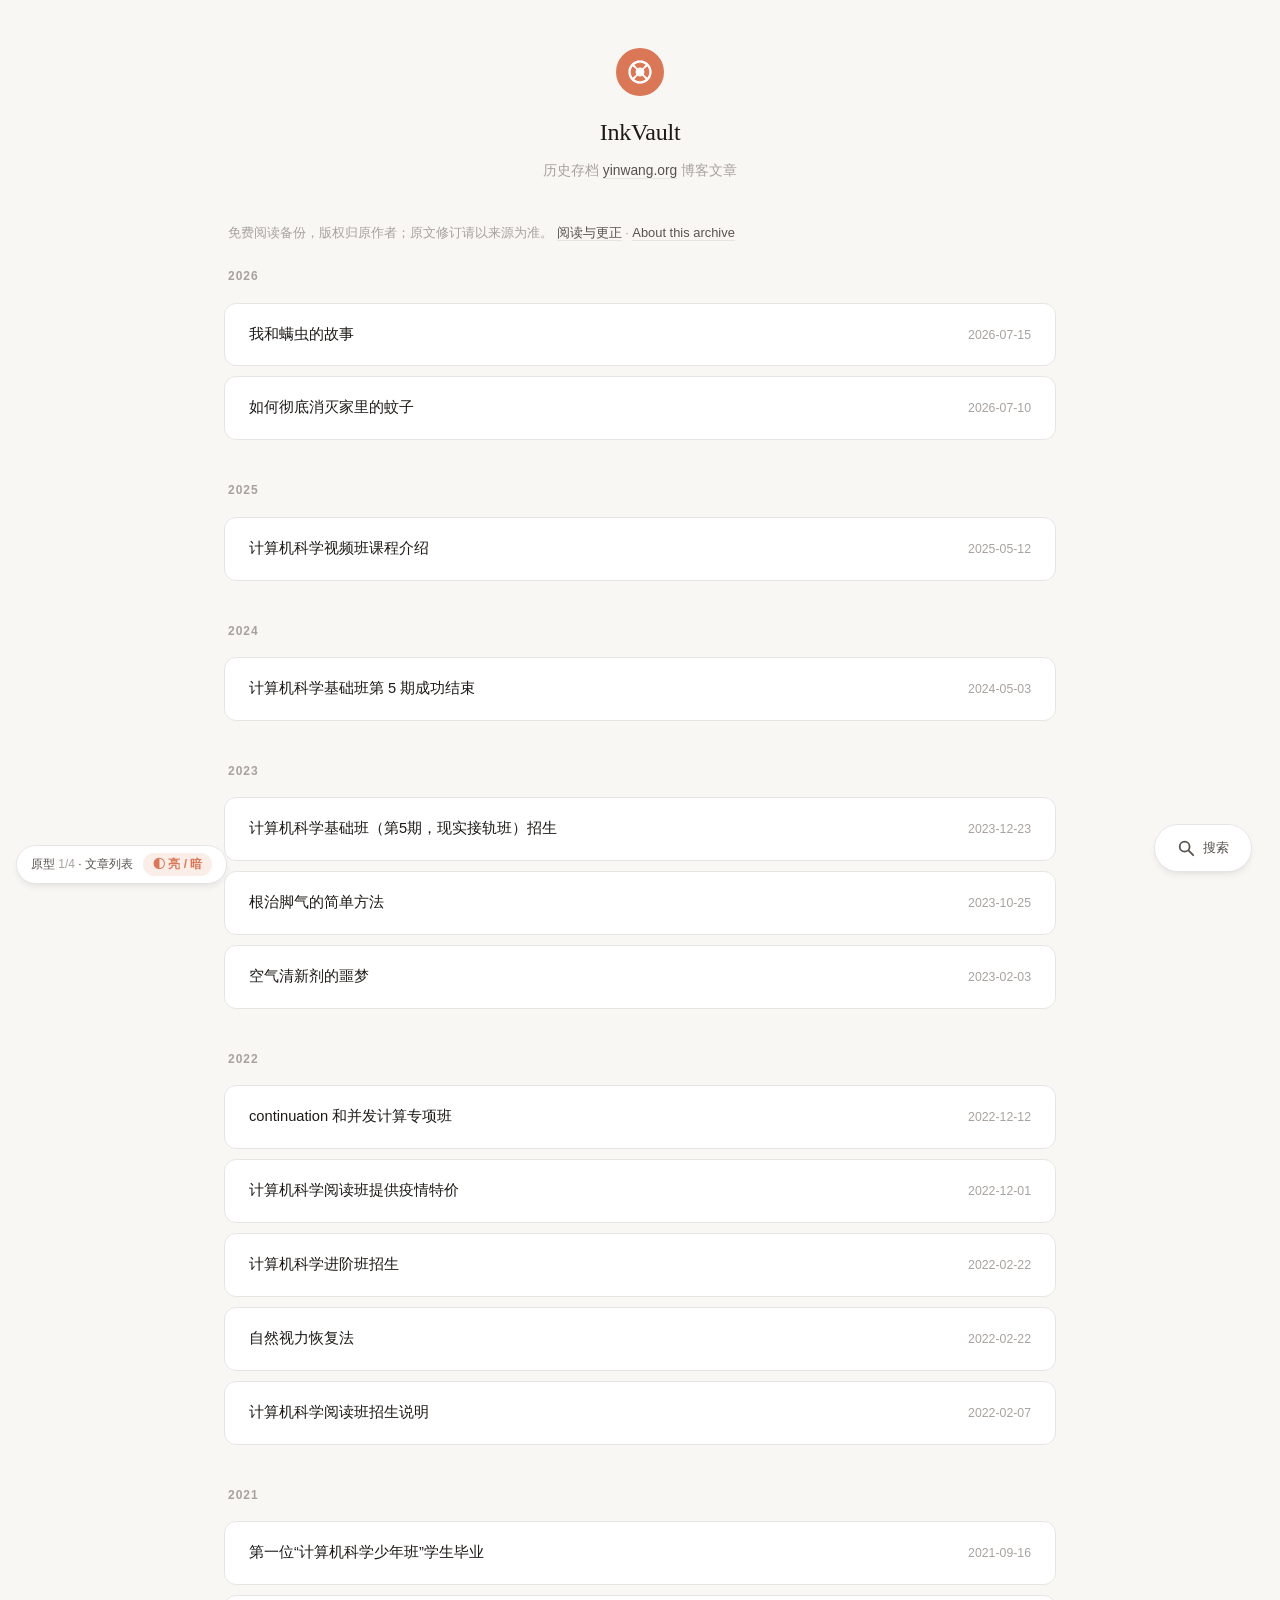
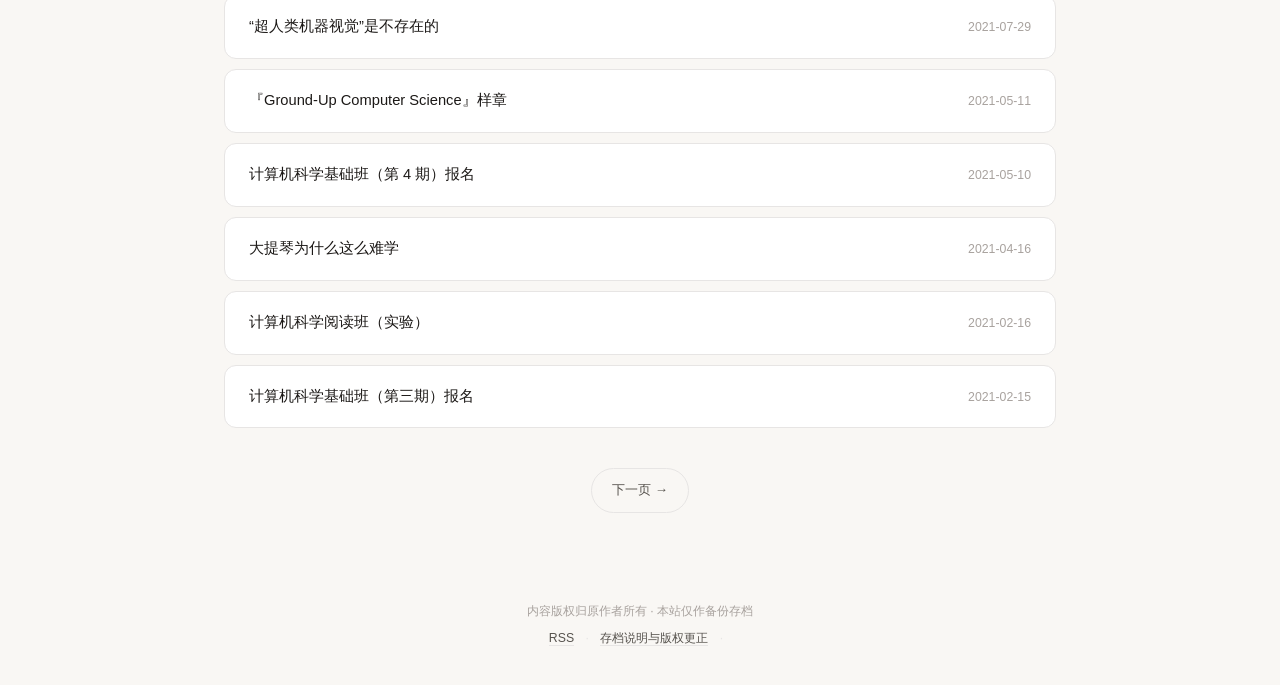
<file: design/prototype/index.html>
<!DOCTYPE html>
<html lang="zh">
<head>
<meta charset="UTF-8">
<meta name="viewport" content="width=device-width, initial-scale=1.0">
<title>InkVault — 原型 1/4 文章列表</title>
<link rel="stylesheet" href="shared.css">
<style>
  /* ==== 首页专属（年份分组 + 分页，壳层组件见 shared.css） ==== */
  .home { padding-bottom: 60px; }
</style>
</head>
<body>
  <!-- 原型评审工具条（非产品 UI） -->
  <div class="proto-bar">
    <span>原型 <span class="n">1/4</span> · 文章列表</span>
    <button type="button" data-theme-toggle>◐ 亮 / 暗</button>
  </div>

  <header class="site-header">
    <div class="container">
      <div class="site-logo" aria-hidden="true">
        <svg viewBox="0 0 24 24"><path d="M12 2C6.48 2 2 6.48 2 12s4.48 10 10 10 10-4.48 10-10S17.52 2 12 2zm0 2c1.85 0 3.55.63 4.9 1.69L14.3 8.8a4.97 4.97 0 0 0-4.6 0L7.1 5.69A7.96 7.96 0 0 1 12 4zM4 12c0-1.85.63-3.55 1.69-4.9L8.8 9.7a4.97 4.97 0 0 0 0 4.6l-3.11 2.6A7.96 7.96 0 0 1 4 12zm8 8c-1.85 0-3.55-.63-4.9-1.69l2.6-3.11a4.97 4.97 0 0 0 4.6 0l2.6 3.11A7.96 7.96 0 0 1 12 20zm6.31-3.1L15.2 14.3a4.97 4.97 0 0 0 0-4.6l3.11-2.6A7.96 7.96 0 0 1 20 12c0 1.85-.63 3.55-1.69 4.9z"/></svg>
      </div>
      <h1 class="site-title">InkVault</h1>
      <p class="site-desc">历史存档 <a href="https://yinwang.org">yinwang.org</a> 博客文章</p>
    </div>
  </header>

  <main class="container">
    <div class="home">
      <p class="free-notice">免费阅读备份，版权归原作者；原文修订请以来源为准。 <a href="about.html">阅读与更正</a> · <a lang="en" href="about.html">About this archive</a></p>

      <div class="year-section">
        <div class="year-label">2026</div>
        <div class="post-card"><div class="post-card-title"><a href="post.html">我和螨虫的故事</a></div><div class="post-card-date">2026-07-15</div></div>
        <div class="post-card"><div class="post-card-title"><a href="post.html">如何彻底消灭家里的蚊子</a></div><div class="post-card-date">2026-07-10</div></div>
      </div>

      <div class="year-section">
        <div class="year-label">2025</div>
        <div class="post-card"><div class="post-card-title"><a href="post.html">计算机科学视频班课程介绍</a></div><div class="post-card-date">2025-05-12</div></div>
      </div>

      <div class="year-section">
        <div class="year-label">2024</div>
        <div class="post-card"><div class="post-card-title"><a href="post.html">计算机科学基础班第 5 期成功结束</a></div><div class="post-card-date">2024-05-03</div></div>
      </div>

      <div class="year-section">
        <div class="year-label">2023</div>
        <div class="post-card"><div class="post-card-title"><a href="post.html">计算机科学基础班（第5期，现实接轨班）招生</a></div><div class="post-card-date">2023-12-23</div></div>
        <div class="post-card"><div class="post-card-title"><a href="post.html">根治脚气的简单方法</a></div><div class="post-card-date">2023-10-25</div></div>
        <div class="post-card"><div class="post-card-title"><a href="post.html">空气清新剂的噩梦</a></div><div class="post-card-date">2023-02-03</div></div>
      </div>

      <div class="year-section">
        <div class="year-label">2022</div>
        <div class="post-card"><div class="post-card-title"><a href="post.html">continuation 和并发计算专项班</a></div><div class="post-card-date">2022-12-12</div></div>
        <div class="post-card"><div class="post-card-title"><a href="post.html">计算机科学阅读班提供疫情特价</a></div><div class="post-card-date">2022-12-01</div></div>
        <div class="post-card"><div class="post-card-title"><a href="post.html">计算机科学进阶班招生</a></div><div class="post-card-date">2022-02-22</div></div>
        <div class="post-card"><div class="post-card-title"><a href="post.html">自然视力恢复法</a></div><div class="post-card-date">2022-02-22</div></div>
        <div class="post-card"><div class="post-card-title"><a href="post.html">计算机科学阅读班招生说明</a></div><div class="post-card-date">2022-02-07</div></div>
      </div>

      <div class="year-section">
        <div class="year-label">2021</div>
        <div class="post-card"><div class="post-card-title"><a href="post.html">第一位“计算机科学少年班”学生毕业</a></div><div class="post-card-date">2021-09-16</div></div>
        <div class="post-card"><div class="post-card-title"><a href="post.html">“超人类机器视觉”是不存在的</a></div><div class="post-card-date">2021-07-29</div></div>
        <div class="post-card"><div class="post-card-title"><a href="post.html">『Ground-Up Computer Science』样章</a></div><div class="post-card-date">2021-05-11</div></div>
        <div class="post-card"><div class="post-card-title"><a href="post.html">计算机科学基础班（第 4 期）报名</a></div><div class="post-card-date">2021-05-10</div></div>
        <div class="post-card"><div class="post-card-title"><a href="post.html">大提琴为什么这么难学</a></div><div class="post-card-date">2021-04-16</div></div>
        <div class="post-card"><div class="post-card-title"><a href="post.html">计算机科学阅读班（实验）</a></div><div class="post-card-date">2021-02-16</div></div>
        <div class="post-card"><div class="post-card-title"><a href="post.html">计算机科学基础班（第三期）报名</a></div><div class="post-card-date">2021-02-15</div></div>
      </div>

      <nav class="pagination" aria-label="分页">
        <a href="#page-2">下一页 &rarr;</a>
      </nav>
    </div>
  </main>

  <footer class="site-footer">
    <div class="container">
      <p>内容版权归原作者所有 · 本站仅作备份存档</p>
      <p class="footer-links">
        <a href="#feed.xml">RSS</a>
        <span class="sep">&middot;</span>
        <a href="about.html">存档说明与版权更正</a>
        <span class="sep">&middot;</span>
      </p>
    </div>
  </footer>

  <button id="search-trigger" class="search-trigger" aria-label="搜索">
    <svg width="18" height="18" viewBox="0 0 20 20" fill="none" stroke="currentColor" stroke-width="2" stroke-linecap="round"><circle cx="8.5" cy="8.5" r="5.5"/><line x1="13" y1="13" x2="18" y2="18"/></svg>
    <span class="t">搜索</span>
    <span class="tip">Ctrl K</span>
  </button>

  <script>
    /* 原型专用：亮暗成对评审切换；首次加载尊重系统偏好（产品实现用 prefers-color-scheme 自动） */
    (function () {
      var root = document.documentElement;
      if (matchMedia('(prefers-color-scheme: dark)').matches) root.classList.add('dark');
      document.querySelectorAll('[data-theme-toggle]').forEach(function (b) {
        b.addEventListener('click', function () { root.classList.toggle('dark'); });
      });
    })();
  </script>
</body>
</html>
</file>
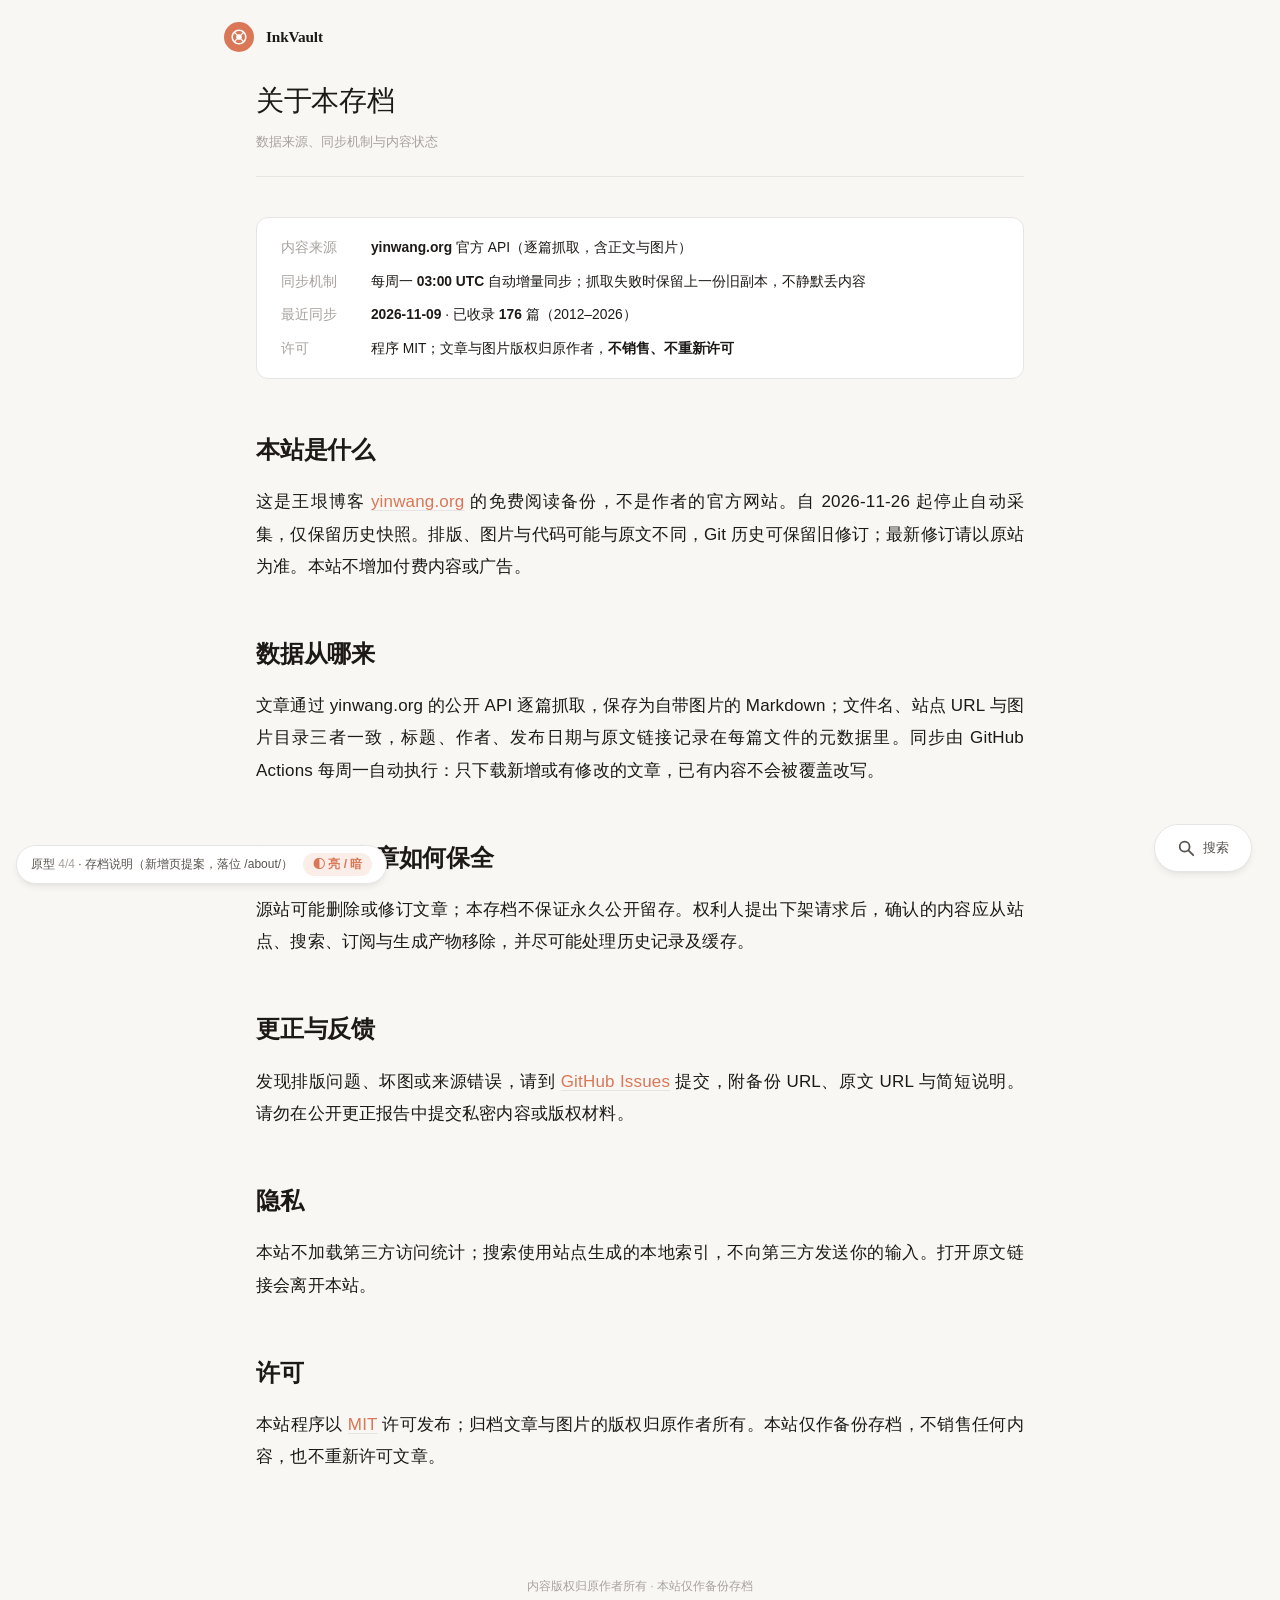
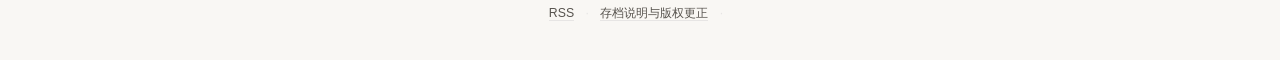
<file: design/prototype/about.html>
<!DOCTYPE html>
<html lang="zh">
<head>
<meta charset="UTF-8">
<meta name="viewport" content="width=device-width, initial-scale=1.0">
<title>InkVault — 原型 4/4 存档说明（新增页提案）</title>
<link rel="stylesheet" href="shared.css">
<style>
  /* ==== 存档说明专属：关键事实卡（数据全为真实机制与数值） ==== */
  .about-facts {
    background: var(--surface); border: 1px solid var(--border); border-radius: var(--radius);
    padding: 18px 24px; margin: 0 0 36px; display: grid; gap: 10px;
    font-size: 0.92em;
  }
  .about-facts .row { display: flex; gap: 14px; align-items: baseline; }
  .about-facts .k { flex: none; width: 5.5em; color: var(--text-3); }
  .about-facts .v { color: var(--text); }
  .about-facts .v b { font-weight: 600; font-variant-numeric: tabular-nums; }
</style>
</head>
<body>
  <div class="proto-bar">
    <span>原型 <span class="n">4/4</span> · 存档说明（新增页提案，落位 /about/）</span>
    <button type="button" data-theme-toggle>◐ 亮 / 暗</button>
  </div>

  <header class="site-header site-header--compact">
    <div class="container">
      <a class="site-logo site-logo--compact" href="index.html" aria-label="返回首页">
        <svg viewBox="0 0 24 24"><path d="M12 2C6.48 2 2 6.48 2 12s4.48 10 10 10 10-4.48 10-10S17.52 2 12 2zm0 2c1.85 0 3.55.63 4.9 1.69L14.3 8.8a4.97 4.97 0 0 0-4.6 0L7.1 5.69A7.96 7.96 0 0 1 12 4zM4 12c0-1.85.63-3.55 1.69-4.9L8.8 9.7a4.97 4.97 0 0 0 0 4.6l-3.11 2.6A7.96 7.96 0 0 1 4 12zm8 8c-1.85 0-3.55-.63-4.9-1.69l2.6-3.11a4.97 4.97 0 0 0 4.6 0l2.6 3.11A7.96 7.96 0 0 1 12 20zm6.31-3.1L15.2 14.3a4.97 4.97 0 0 0 0-4.6l3.11-2.6A7.96 7.96 0 0 1 20 12c0 1.85-.63 3.55-1.69 4.9z"/></svg>
      </a>
      <a class="site-title-link" href="index.html"><span class="site-title">InkVault</span></a>
    </div>
  </header>

  <main class="container">
    <article class="post">
      <header class="post-header">
        <h1>关于本存档</h1>
        <div class="post-meta">
          <span>数据来源、同步机制与内容状态</span>
        </div>
      </header>

      <div class="about-facts">
        <div class="row"><span class="k">内容来源</span><span class="v"><b>yinwang.org</b> 官方 API（逐篇抓取，含正文与图片）</span></div>
        <div class="row"><span class="k">同步机制</span><span class="v">每周一 <b>03:00 UTC</b> 自动增量同步；抓取失败时保留上一份旧副本，不静默丢内容</span></div>
        <div class="row"><span class="k">最近同步</span><span class="v"><b>2026-11-09</b> · 已收录 <b>176</b> 篇（2012–2026）</span></div>
        <div class="row"><span class="k">许可</span><span class="v">程序 MIT；文章与图片版权归原作者，<b>不销售、不重新许可</b></span></div>
      </div>

      <div class="post-content">
        <h2>本站是什么</h2>
        <p>这是王垠博客 <a href="https://yinwang.org" target="_blank" rel="noopener">yinwang.org</a> 的免费阅读备份，不是作者的官方网站。自 2026-11-26 起停止自动采集，仅保留历史快照。排版、图片与代码可能与原文不同，Git 历史可保留旧修订；最新修订请以原站为准。本站不增加付费内容或广告。</p>

        <h2>数据从哪来</h2>
        <p>文章通过 yinwang.org 的公开 API 逐篇抓取，保存为自带图片的 Markdown；文件名、站点 URL 与图片目录三者一致，标题、作者、发布日期与原文链接记录在每篇文件的元数据里。同步由 GitHub Actions 每周一自动执行：只下载新增或有修改的文章，已有内容不会被覆盖改写。</p>

        <h2>被删除的文章如何保全</h2>
        <p>源站可能删除或修订文章；本存档不保证永久公开留存。权利人提出下架请求后，确认的内容应从站点、搜索、订阅与生成产物移除，并尽可能处理历史记录及缓存。</p>

        <h2>更正与反馈</h2>
        <p>发现排版问题、坏图或来源错误，请到 <a href="https://github.com/turlamai/yinwang-archive/issues" target="_blank" rel="noopener">GitHub Issues</a> 提交，附备份 URL、原文 URL 与简短说明。请勿在公开更正报告中提交私密内容或版权材料。</p>

        <h2>隐私</h2>
        <p>本站不加载第三方访问统计；搜索使用站点生成的本地索引，不向第三方发送你的输入。打开原文链接会离开本站。</p>

        <h2>许可</h2>
        <p>本站程序以 <a href="https://github.com/turlamai/yinwang-archive/blob/master/LICENSE" target="_blank" rel="noopener">MIT</a> 许可发布；归档文章与图片的版权归原作者所有。本站仅作备份存档，不销售任何内容，也不重新许可文章。</p>
      </div>
    </article>
  </main>

  <footer class="site-footer">
    <div class="container">
      <p>内容版权归原作者所有 · 本站仅作备份存档</p>
      <p class="footer-links">
        <a href="#feed.xml">RSS</a>
        <span class="sep">&middot;</span>
        <a href="about.html">存档说明与版权更正</a>
        <span class="sep">&middot;</span>
      </p>
    </div>
  </footer>

  <button id="search-trigger" class="search-trigger" aria-label="搜索">
    <svg width="18" height="18" viewBox="0 0 20 20" fill="none" stroke="currentColor" stroke-width="2" stroke-linecap="round"><circle cx="8.5" cy="8.5" r="5.5"/><line x1="13" y1="13" x2="18" y2="18"/></svg>
    <span class="t">搜索</span>
    <span class="tip">Ctrl K</span>
  </button>

  <script>
    (function () {
      var root = document.documentElement;
      if (matchMedia('(prefers-color-scheme: dark)').matches) root.classList.add('dark');
      document.querySelectorAll('[data-theme-toggle]').forEach(function (b) {
        b.addEventListener('click', function () { root.classList.toggle('dark'); });
      });
    })();
  </script>
</body>
</html>
</file>
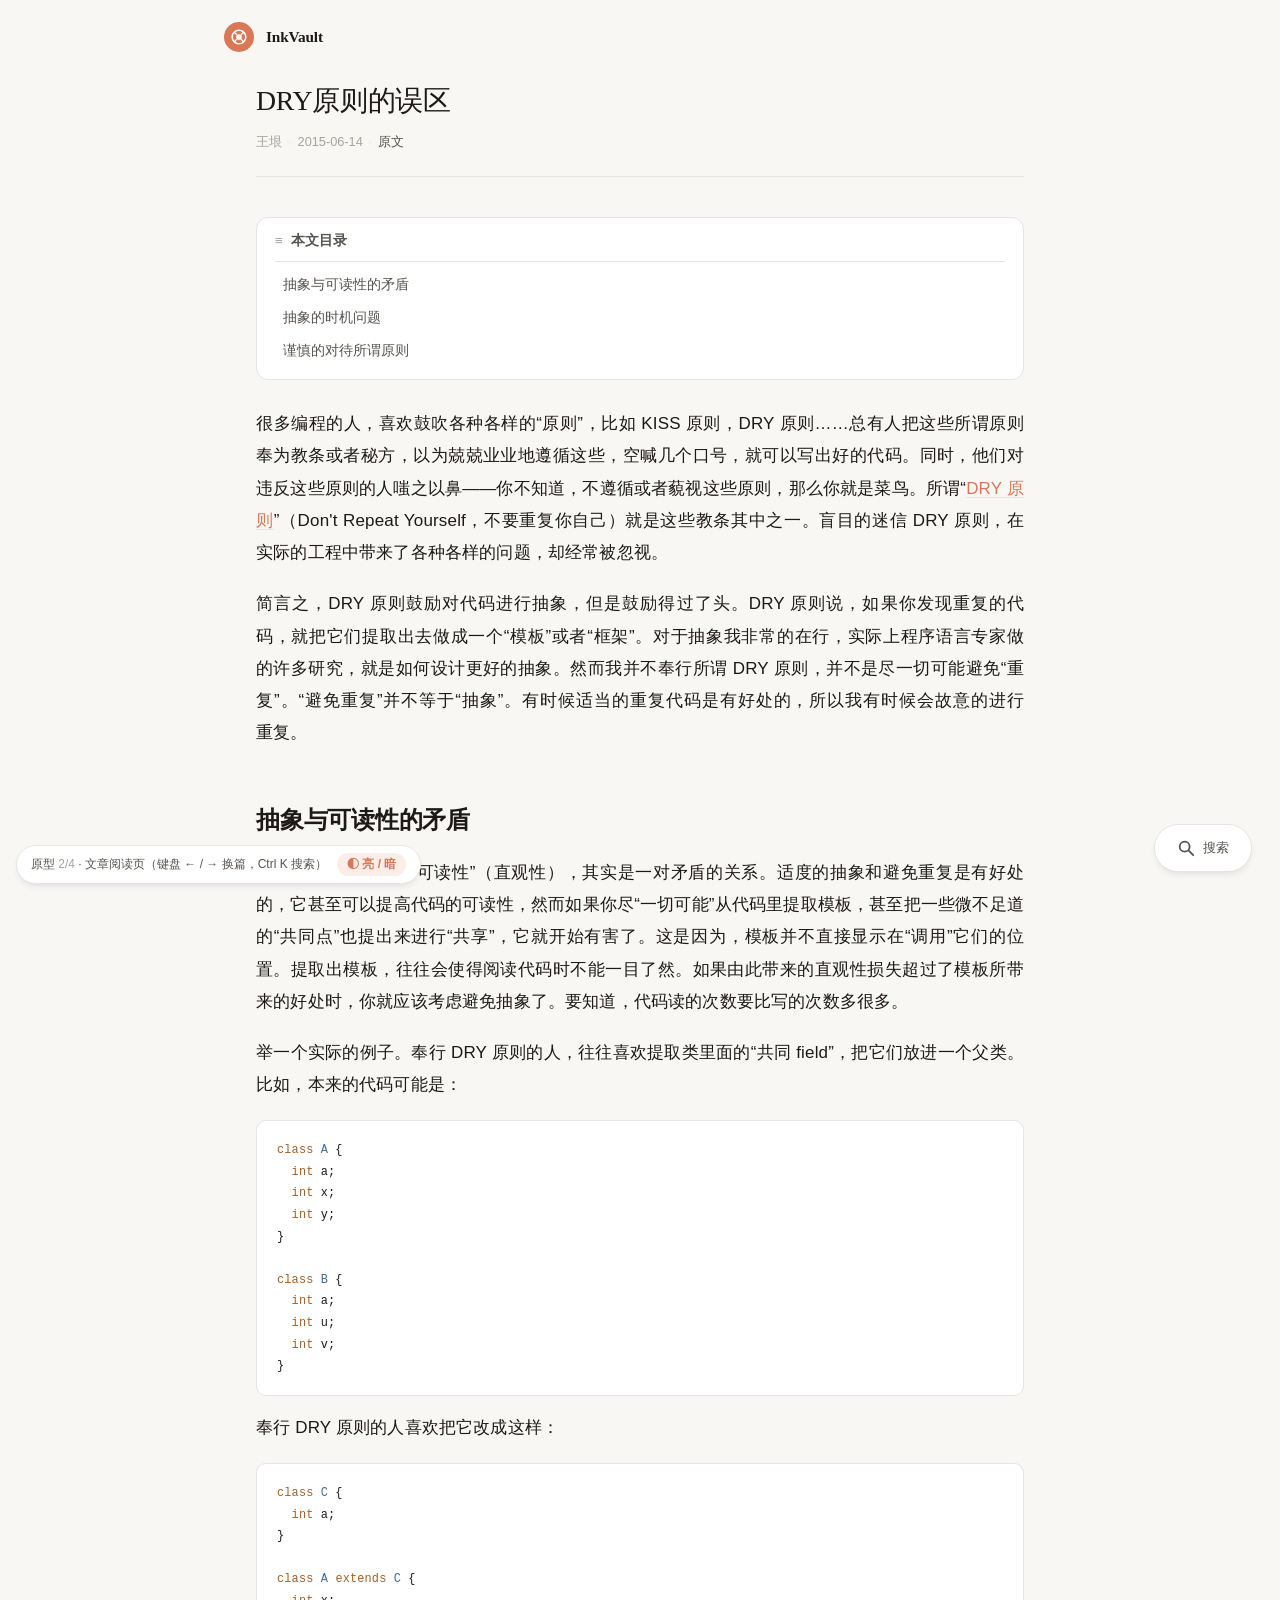
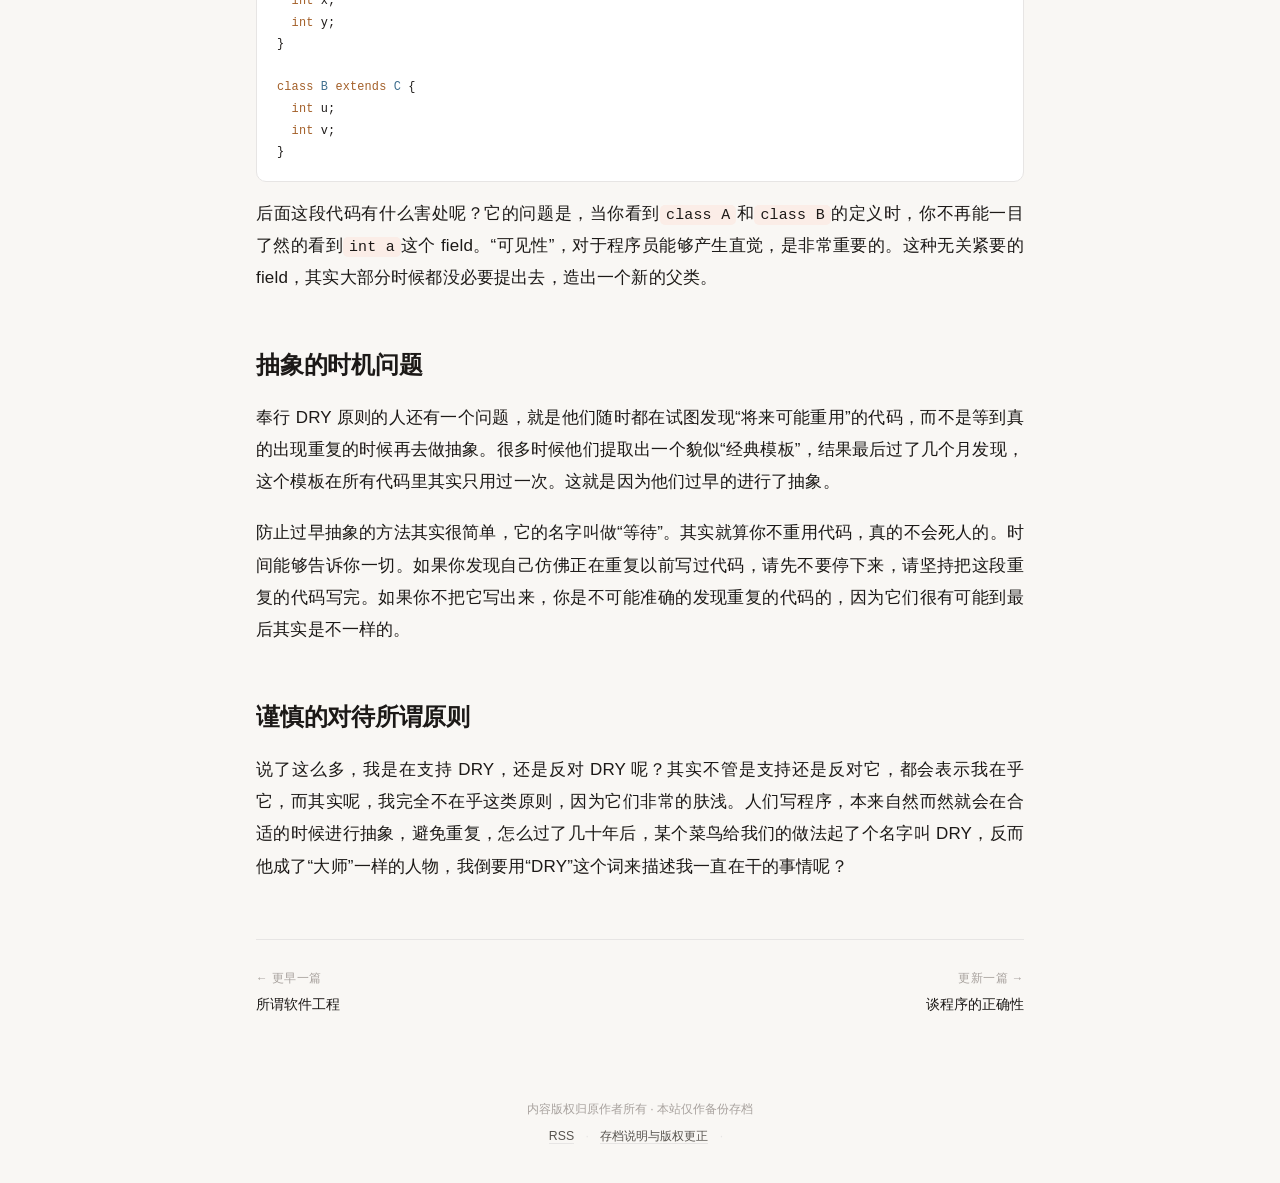
<file: design/prototype/post.html>
<!DOCTYPE html>
<html lang="zh">
<head>
<meta charset="UTF-8">
<meta name="viewport" content="width=device-width, initial-scale=1.0">
<title>InkVault — 原型 2/4 文章阅读页</title>
<link rel="stylesheet" href="shared.css">
<style>
  /* ==== 阅读页专属（本屏无新增组件，正文/TOC/post-nav 见 shared.css） ==== */
  .post-content pre { font-size: 13.5px; }
</style>
</head>
<body>
  <div class="proto-bar">
    <span>原型 <span class="n">2/4</span> · 文章阅读页（键盘 ← / → 换篇，Ctrl K 搜索）</span>
    <button type="button" data-theme-toggle>◐ 亮 / 暗</button>
  </div>

  <div class="reading-progress" id="reading-progress" aria-hidden="true"></div>

  <header class="site-header site-header--compact">
    <div class="container">
      <a class="site-logo site-logo--compact" href="index.html" aria-label="返回首页">
        <svg viewBox="0 0 24 24"><path d="M12 2C6.48 2 2 6.48 2 12s4.48 10 10 10 10-4.48 10-10S17.52 2 12 2zm0 2c1.85 0 3.55.63 4.9 1.69L14.3 8.8a4.97 4.97 0 0 0-4.6 0L7.1 5.69A7.96 7.96 0 0 1 12 4zM4 12c0-1.85.63-3.55 1.69-4.9L8.8 9.7a4.97 4.97 0 0 0 0 4.6l-3.11 2.6A7.96 7.96 0 0 1 4 12zm8 8c-1.85 0-3.55-.63-4.9-1.69l2.6-3.11a4.97 4.97 0 0 0 4.6 0l2.6 3.11A7.96 7.96 0 0 1 12 20zm6.31-3.1L15.2 14.3a4.97 4.97 0 0 0 0-4.6l3.11-2.6A7.96 7.96 0 0 1 20 12c0 1.85-.63 3.55-1.69 4.9z"/></svg>
      </a>
      <a class="site-title-link" href="index.html"><span class="site-title">InkVault</span></a>
    </div>
  </header>

  <main class="container">
    <article class="post">
      <header class="post-header">
        <h1>DRY原则的误区</h1>
        <div class="post-meta">
          <span>王垠</span>
          <span class="sep">&middot;</span>
          <time>2015-06-14</time>
          <span class="sep">&middot;</span>
          <a href="https://www.yinwang.org/posts/dry-principle" target="_blank" rel="noopener">原文</a>
        </div>
      </header>

      <!-- 渐进增强 TOC：≥3 个 h2/h3 时由浏览器端 JS 注入；原型静态呈现展开态 -->
      <details class="post-toc" open>
        <summary>本文目录</summary>
        <div class="post-toc-list">
          <a class="post-toc-h2" href="#tradeoff">抽象与可读性的矛盾</a>
          <a class="post-toc-h2" href="#timing">抽象的时机问题</a>
          <a class="post-toc-h2" href="#principles">谨慎的对待所谓原则</a>
        </div>
      </details>

      <div class="post-content">
        <p>很多编程的人，喜欢鼓吹各种各样的“原则”，比如 KISS 原则，DRY 原则……总有人把这些所谓原则奉为教条或者秘方，以为兢兢业业地遵循这些，空喊几个口号，就可以写出好的代码。同时，他们对违反这些原则的人嗤之以鼻——你不知道，不遵循或者藐视这些原则，那么你就是菜鸟。所谓“<a href="https://en.wikipedia.org/wiki/Don%27t_repeat_yourself" target="_blank" rel="noopener">DRY 原则</a>”（Don't Repeat Yourself，不要重复你自己）就是这些教条其中之一。盲目的迷信 DRY 原则，在实际的工程中带来了各种各样的问题，却经常被忽视。</p>
        <p>简言之，DRY 原则鼓励对代码进行抽象，但是鼓励得过了头。DRY 原则说，如果你发现重复的代码，就把它们提取出去做成一个“模板”或者“框架”。对于抽象我非常的在行，实际上程序语言专家做的许多研究，就是如何设计更好的抽象。然而我并不奉行所谓 DRY 原则，并不是尽一切可能避免“重复”。“避免重复”并不等于“抽象”。有时候适当的重复代码是有好处的，所以我有时候会故意的进行重复。</p>

        <h2 id="tradeoff">抽象与可读性的矛盾</h2>
        <p>代码的“抽象”和它的“可读性”（直观性），其实是一对矛盾的关系。适度的抽象和避免重复是有好处的，它甚至可以提高代码的可读性，然而如果你尽“一切可能”从代码里提取模板，甚至把一些微不足道的“共同点”也提出来进行“共享”，它就开始有害了。这是因为，模板并不直接显示在“调用”它们的位置。提取出模板，往往会使得阅读代码时不能一目了然。如果由此带来的直观性损失超过了模板所带来的好处时，你就应该考虑避免抽象了。要知道，代码读的次数要比写的次数多很多。</p>
        <p>举一个实际的例子。奉行 DRY 原则的人，往往喜欢提取类里面的“共同 field”，把它们放进一个父类。比如，本来的代码可能是：</p>
<pre><code><span class="hljs-keyword">class</span> <span class="hljs-title">A</span> {
  <span class="hljs-keyword">int</span> a;
  <span class="hljs-keyword">int</span> x;
  <span class="hljs-keyword">int</span> y;
}

<span class="hljs-keyword">class</span> <span class="hljs-title">B</span> {
  <span class="hljs-keyword">int</span> a;
  <span class="hljs-keyword">int</span> u;
  <span class="hljs-keyword">int</span> v;
}</code></pre>
        <p>奉行 DRY 原则的人喜欢把它改成这样：</p>
<pre><code><span class="hljs-keyword">class</span> <span class="hljs-title">C</span> {
  <span class="hljs-keyword">int</span> a;
}

<span class="hljs-keyword">class</span> <span class="hljs-title">A</span> <span class="hljs-keyword">extends</span> <span class="hljs-title">C</span> {
  <span class="hljs-keyword">int</span> x;
  <span class="hljs-keyword">int</span> y;
}

<span class="hljs-keyword">class</span> <span class="hljs-title">B</span> <span class="hljs-keyword">extends</span> <span class="hljs-title">C</span> {
  <span class="hljs-keyword">int</span> u;
  <span class="hljs-keyword">int</span> v;
}</code></pre>
        <p>后面这段代码有什么害处呢？它的问题是，当你看到<code>class A</code>和<code>class B</code>的定义时，你不再能一目了然的看到<code>int a</code>这个 field。“可见性”，对于程序员能够产生直觉，是非常重要的。这种无关紧要的 field，其实大部分时候都没必要提出去，造出一个新的父类。</p>

        <h2 id="timing">抽象的时机问题</h2>
        <p>奉行 DRY 原则的人还有一个问题，就是他们随时都在试图发现“将来可能重用”的代码，而不是等到真的出现重复的时候再去做抽象。很多时候他们提取出一个貌似“经典模板”，结果最后过了几个月发现，这个模板在所有代码里其实只用过一次。这就是因为他们过早的进行了抽象。</p>
        <p>防止过早抽象的方法其实很简单，它的名字叫做“等待”。其实就算你不重用代码，真的不会死人的。时间能够告诉你一切。如果你发现自己仿佛正在重复以前写过代码，请先不要停下来，请坚持把这段重复的代码写完。如果你不把它写出来，你是不可能准确的发现重复的代码的，因为它们很有可能到最后其实是不一样的。</p>

        <h2 id="principles">谨慎的对待所谓原则</h2>
        <p>说了这么多，我是在支持 DRY，还是反对 DRY 呢？其实不管是支持还是反对它，都会表示我在乎它，而其实呢，我完全不在乎这类原则，因为它们非常的肤浅。人们写程序，本来自然而然就会在合适的时候进行抽象，避免重复，怎么过了几十年后，某个菜鸟给我们的做法起了个名字叫 DRY，反而他成了“大师”一样的人物，我倒要用“DRY”这个词来描述我一直在干的事情呢？</p>
      </div>

      <nav class="post-nav" aria-label="文章导航">
        <a class="post-nav-item post-nav-older" href="#post-nav">
          <span class="post-nav-label">&larr; 更早一篇</span>
          <span class="post-nav-title">所谓软件工程</span>
        </a>
        <a class="post-nav-item post-nav-newer" href="#post-nav">
          <span class="post-nav-label">更新一篇 &rarr;</span>
          <span class="post-nav-title">谈程序的正确性</span>
        </a>
      </nav>
    </article>
  </main>

  <footer class="site-footer">
    <div class="container">
      <p>内容版权归原作者所有 · 本站仅作备份存档</p>
      <p class="footer-links">
        <a href="#feed.xml">RSS</a>
        <span class="sep">&middot;</span>
        <a href="about.html">存档说明与版权更正</a>
        <span class="sep">&middot;</span>
      </p>
    </div>
  </footer>

  <button id="search-trigger" class="search-trigger" aria-label="搜索">
    <svg width="18" height="18" viewBox="0 0 20 20" fill="none" stroke="currentColor" stroke-width="2" stroke-linecap="round"><circle cx="8.5" cy="8.5" r="5.5"/><line x1="13" y1="13" x2="18" y2="18"/></svg>
    <span class="t">搜索</span>
    <span class="tip">Ctrl K</span>
  </button>

  <script>
    /* 原型专用：阅读进度条 + 亮暗切换；进度逻辑与 site.rkt 内联脚本一致 */
    (function () {
      var root = document.documentElement;
      if (matchMedia('(prefers-color-scheme: dark)').matches) root.classList.add('dark');
      document.querySelectorAll('[data-theme-toggle]').forEach(function (b) {
        b.addEventListener('click', function () { root.classList.toggle('dark'); });
      });
      var bar = document.getElementById('reading-progress');
      var article = document.querySelector('.post');
      if (bar && article) {
        var update = function () {
          var r = article.getBoundingClientRect();
          var total = r.height - window.innerHeight;
          var passed = Math.min(Math.max(-r.top, 0), Math.max(total, 1));
          bar.style.width = (total > 0 ? passed / total * 100 : 100) + '%';
        };
        window.addEventListener('scroll', update, { passive: true });
        window.addEventListener('resize', update, { passive: true });
        update();
      }
    })();
  </script>
</body>
</html>
</file>
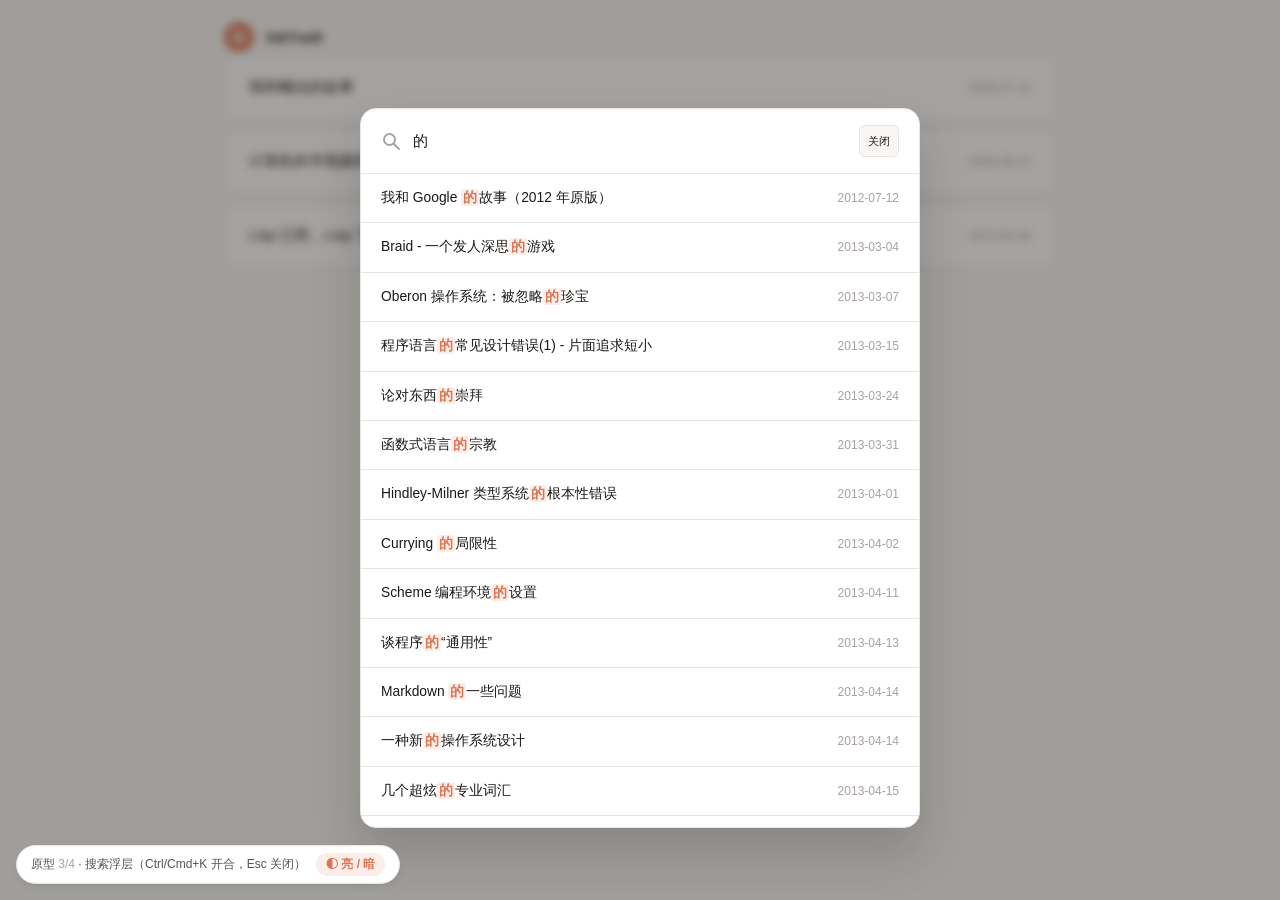
<file: design/prototype/search.html>
<!DOCTYPE html>
<html lang="zh">
<head>
<meta charset="UTF-8">
<meta name="viewport" content="width=device-width, initial-scale=1.0">
<title>InkVault — 原型 3/4 搜索浮层</title>
<link rel="stylesheet" href="shared.css">
<style>
  /* ==== 搜索浮层屏：背景为首页示意（压暗由 backdrop 承担），无新增组件 ==== */
  .bg-dim { padding-bottom: 60px; }
</style>
</head>
<body>
  <div class="proto-bar">
    <span>原型 <span class="n">3/4</span> · 搜索浮层（Ctrl/Cmd+K 开合，Esc 关闭）</span>
    <button type="button" data-theme-toggle>◐ 亮 / 暗</button>
  </div>

  <!-- 背景：首页示意，仅用于承载浮层 -->
  <header class="site-header site-header--compact">
    <div class="container">
      <a class="site-logo site-logo--compact" href="index.html" aria-label="返回首页">
        <svg viewBox="0 0 24 24"><path d="M12 2C6.48 2 2 6.48 2 12s4.48 10 10 10 10-4.48 10-10S17.52 2 12 2zm0 2c1.85 0 3.55.63 4.9 1.69L14.3 8.8a4.97 4.97 0 0 0-4.6 0L7.1 5.69A7.96 7.96 0 0 1 12 4zM4 12c0-1.85.63-3.55 1.69-4.9L8.8 9.7a4.97 4.97 0 0 0 0 4.6l-3.11 2.6A7.96 7.96 0 0 1 4 12zm8 8c-1.85 0-3.55-.63-4.9-1.69l2.6-3.11a4.97 4.97 0 0 0 4.6 0l2.6 3.11A7.96 7.96 0 0 1 12 20zm6.31-3.1L15.2 14.3a4.97 4.97 0 0 0 0-4.6l3.11-2.6A7.96 7.96 0 0 1 20 12c0 1.85-.63 3.55-1.69 4.9z"/></svg>
      </a>
      <a class="site-title-link" href="index.html"><span class="site-title">InkVault</span></a>
    </div>
  </header>
  <main class="container bg-dim">
    <div class="post-card"><div class="post-card-title"><a href="post.html">我和螨虫的故事</a></div><div class="post-card-date">2026-07-15</div></div>
    <div class="post-card"><div class="post-card-title"><a href="post.html">计算机科学视频班课程介绍</a></div><div class="post-card-date">2025-05-12</div></div>
    <div class="post-card"><div class="post-card-title"><a href="post.html">Lisp 已死，Lisp 万岁！</a></div><div class="post-card-date">2013-03-26</div></div>
  </main>

  <!-- 浮层：实现由 Ctrl/Cmd+K 或右下 FAB 唤起；原型直接呈激活态 -->
  <div id="search-overlay" class="search-overlay active">
    <div class="search-backdrop" title="点击关闭"></div>
    <div class="search-dialog" role="dialog" aria-modal="true" aria-label="搜索文章">
      <div class="search-input-wrap">
        <svg class="search-icon" width="20" height="20" viewBox="0 0 20 20" fill="none" stroke="currentColor" stroke-width="2" stroke-linecap="round"><circle cx="8.5" cy="8.5" r="5.5"/><line x1="13" y1="13" x2="18" y2="18"/></svg>
        <input type="text" id="search-input" placeholder="搜索文章标题…" autocomplete="off" value="的" aria-label="搜索文章标题">
        <button type="button" class="search-kbd" onclick="location.href='index.html'">关闭</button>
      </div>
      <div id="search-results" class="search-results" aria-live="polite">
        <div class="search-hint">输入关键词开始搜索</div>
      </div>
    </div>
  </div>

  <script>
    /* 原型专用：真实标题数据的即时过滤演示（产品实现读 /search.json，逻辑一致：
       仅标题匹配、15 条上限、命中词 <mark> 高亮、输入态快捷键失效） */
    (function () {
      var root = document.documentElement;
      if (matchMedia('(prefers-color-scheme: dark)').matches) root.classList.add('dark');
      document.querySelectorAll('[data-theme-toggle]').forEach(function (b) {
        b.addEventListener('click', function () { root.classList.toggle('dark'); });
      });

      var DATA = [
        { title: '我和 Google 的故事（2012 年原版）', date: '2012-07-12' },
        { title: 'Braid - 一个发人深思的游戏', date: '2013-03-04' },
        { title: 'Oberon 操作系统：被忽略的珍宝', date: '2013-03-07' },
        { title: '程序语言的常见设计错误(1) - 片面追求短小', date: '2013-03-15' },
        { title: '论对东西的崇拜', date: '2013-03-24' },
        { title: '函数式语言的宗教', date: '2013-03-31' },
        { title: 'Hindley-Milner 类型系统的根本性错误', date: '2013-04-01' },
        { title: 'Currying 的局限性', date: '2013-04-02' },
        { title: 'Scheme 编程环境的设置', date: '2013-04-11' },
        { title: '谈程序的“通用性”', date: '2013-04-13' },
        { title: 'Markdown 的一些问题', date: '2013-04-14' },
        { title: '一种新的操作系统设计', date: '2013-04-14' },
        { title: '几个超炫的专业词汇', date: '2013-04-15' },
        { title: '关于语言的思考', date: '2013-04-17' },
        { title: '程序语言的常见设计错误(2) - 试图容纳世界', date: '2013-04-18' },
        { title: '我和权威的故事', date: '2014-01-04' },
        { title: '程序语言与它们的工具', date: '2014-02-04' },
        { title: '程序员的心理疾病', date: '2014-02-09' },
        { title: '一个对 Dijkstra 的采访视频', date: '2014-02-18' },
        { title: '对 Go 语言的综合评价', date: '2014-04-18' }
      ];
      var input = document.getElementById('search-input');
      var results = document.getElementById('search-results');
      var esc = function (s) { return s.replace(/&/g, '&amp;').replace(/</g, '&lt;').replace(/>/g, '&gt;'); };

      function render() {
        var q = input.value.trim().toLowerCase();
        if (!q) { results.innerHTML = '<div class="search-hint">输入关键词开始搜索</div>'; return; }
        var matched = DATA.filter(function (p) { return p.title.toLowerCase().indexOf(q) !== -1; });
        if (!matched.length) { results.innerHTML = '<div class="search-hint">没有找到「' + esc(q) + '」相关的文章</div>'; return; }
        var html = '';
        matched.slice(0, 15).forEach(function (p) {
          var t = esc(p.title), idx = t.toLowerCase().indexOf(q);
          if (idx !== -1) t = t.substring(0, idx) + '<mark>' + t.substring(idx, idx + q.length) + '</mark>' + t.substring(idx + q.length);
          html += '<a href="post.html" class="search-result-item"><span class="search-result-title">' + t + '</span><span class="search-result-date">' + p.date + '</span></a>';
        });
        if (matched.length > 15) html += '<div class="search-hint">还有 ' + (matched.length - 15) + ' 篇相关文章</div>';
        results.innerHTML = html;
      }
      input.addEventListener('input', render);
      input.focus();
      input.setSelectionRange(input.value.length, input.value.length);
      render();
    })();
  </script>
</body>
</html>
</file>
<file: design/prototype/shared.css>
/* ==== 王垠博客备份 原型共享壳层 — tokens 与基础组件，见 design/DESIGN.md ====
   Tokens 逐值提取自 assets/site/styles/main.css（家族 site-kit palette）。
   原型禁外部资源：serif 标题以系统宋体栈代替自托管 Newsreader；
   实物高亮由 vendor highlight.js 浏览器端执行，原型用静态 span 演示。 */
:root {
  --bg: #F9F7F4; --surface: #FFFFFF;
  --text: #1C1917; --text-2: #57534E; --text-3: #A8A29E;
  --accent: #D97757; --accent-hover: #C25F3D; --accent-bg: #FBEDE7;
  --border: #E7E5E4; --selection: #F3DCBE;
  --shadow-md: 0 4px 6px -1px rgba(28,25,23,.07), 0 2px 4px -2px rgba(28,25,23,.05);
  --radius: 12px;
  --font-ui: -apple-system, BlinkMacSystemFont, "Segoe UI", "Noto Sans SC", "PingFang SC", "Hiragino Sans GB", sans-serif;
  --font-serif: "Songti SC", "Noto Serif SC", "SimSun", Georgia, serif; /* 实物: "Newsreader", … */
  --font-mono: ui-monospace, "SF Mono", Menlo, Consolas, "Cascadia Mono", monospace;
  --hl-comment: #A8A29E; --hl-keyword: #A35F28; --hl-string: #5F7A44;
  --hl-number: #B03A2E; --hl-title: #3E6E8E; --hl-attr: #8E6B3E;
}
.dark {
  --bg: #171412; --surface: #231F1D;
  --text: #E7E5E4; --text-2: #A8A29E; --text-3: #78716C;
  --accent: #D4915C; --accent-hover: #E0A06D; --accent-bg: #2D2218;
  --border: #3D3835; --selection: #56401F;
  --shadow-md: 0 4px 6px -1px rgba(0,0,0,.3), 0 2px 4px -2px rgba(0,0,0,.25);
  --hl-comment: #78716C; --hl-keyword: #E0A06D; --hl-string: #9CB87A;
  --hl-number: #E08E85; --hl-title: #82AACC; --hl-attr: #C9A66B;
}
* { margin: 0; padding: 0; box-sizing: border-box; }
body {
  font-family: var(--font-ui); font-size: 15px; line-height: 1.7;
  color: var(--text); background: var(--bg); -webkit-font-smoothing: antialiased;
}
::selection { background: var(--selection); color: var(--text); }
:focus-visible { outline: 2px solid var(--accent); outline-offset: 2px; border-radius: 2px; }
a { color: var(--accent); text-decoration: none; transition: color .15s; }
a:hover { color: var(--accent-hover); }

/* ---- 原型评审工具条（非产品 UI，验收后移除） ---- */
.proto-bar {
  position: fixed; left: 16px; bottom: 16px; z-index: 400;
  display: inline-flex; align-items: center; gap: 10px;
  padding: 7px 14px; border-radius: 100px;
  background: var(--surface); border: 1px solid var(--border);
  box-shadow: var(--shadow-md); font-size: 12px; color: var(--text-2);
}
.proto-bar .n { color: var(--text-3); font-variant-numeric: tabular-nums; }
.proto-bar button {
  border: none; background: var(--accent-bg); color: var(--accent);
  font: 600 12px var(--font-ui); padding: 3px 10px; border-radius: 99px; cursor: pointer;
}
.proto-bar button:hover { background: var(--accent); color: #fff; }

/* ---- 布局 ---- */
.container { max-width: 880px; margin: 0 auto; padding: 0 24px; }

/* ---- SiteHeader ---- */
.site-header { padding: 48px 0 40px; text-align: center; }
.site-logo {
  display: inline-flex; align-items: center; justify-content: center;
  width: 48px; height: 48px; background: var(--accent); border-radius: 50%; margin-bottom: 16px;
}
.site-logo svg { width: 28px; height: 28px; fill: #fff; }
.site-title { font-family: var(--font-serif); font-size: 1.6em; font-weight: 500; color: var(--text); letter-spacing: -0.01em; }
.site-header--compact { padding: 22px 0 4px; }
.site-header--compact .container { display: flex; align-items: center; gap: 12px; }
.site-logo--compact { width: 30px; height: 30px; margin: 0; flex-shrink: 0; }
.site-logo--compact svg { width: 18px; height: 18px; }
.site-header--compact .site-title { font-size: 1.02em; font-weight: 600; }
.site-title-link { color: inherit; }
.site-title-link:hover .site-title { color: var(--accent); }
.site-desc { font-size: 0.92em; color: var(--text-3); margin-top: 6px; }
.site-desc a { color: var(--text-2); border-bottom: 1px solid var(--border); }
.site-desc a:hover { color: var(--accent); border-color: var(--accent); }

/* ---- FreeNotice（首页免费声明行） ---- */
.free-notice { color: var(--text-3); font-size: 0.86em; margin-bottom: 22px; padding-left: 4px; }
.free-notice a { color: var(--text-2); border-bottom: 1px solid var(--border); }
.free-notice a:hover { color: var(--accent); border-color: var(--accent); }

/* ---- YearSection + PostCard ---- */
.year-section { margin-bottom: 40px; }
.year-label {
  font-size: 0.8em; font-weight: 600; color: var(--text-3);
  text-transform: uppercase; letter-spacing: 0.08em; margin-bottom: 16px; padding-left: 4px;
}
.post-card {
  background: var(--surface); border: 1px solid var(--border); border-radius: var(--radius);
  padding: 20px 24px; margin-bottom: 10px; transition: box-shadow .2s, border-color .2s;
  display: flex; align-items: baseline; gap: 16px;
}
.post-card:hover { box-shadow: var(--shadow-md); border-color: var(--accent); }
.post-card-title { flex: 1; font-size: 0.98em; font-weight: 500; line-height: 1.4; }
.post-card-title a { color: inherit; }
.post-card-title a:hover { color: var(--accent); }
.post-card-date { font-size: 0.82em; color: var(--text-3); white-space: nowrap; font-variant-numeric: tabular-nums; }

/* ---- Pagination ---- */
.pagination { display: flex; justify-content: center; gap: 12px; margin-top: 40px; }
.pagination a {
  display: inline-flex; gap: 6px; padding: 10px 20px; border-radius: 100px;
  border: 1px solid var(--border); font-size: 0.88em; color: var(--text-2); transition: all .15s;
}
.pagination a:hover { border-color: var(--accent); color: var(--accent); background: var(--accent-bg); }
.pagination .gap { padding: 10px 4px; color: var(--text-3); font-size: 0.88em; }

/* ---- Post 页 ---- */
.post { max-width: 768px; margin: 0 auto; padding-top: 28px; padding-bottom: 56px; }
.post-header { margin-bottom: 40px; padding-bottom: 24px; border-bottom: 1px solid var(--border); }
.post-header h1 {
  font-family: var(--font-serif); font-size: 1.85em; font-weight: 500;
  line-height: 1.25; letter-spacing: -0.01em; margin-bottom: 12px;
}
.post-meta { display: flex; align-items: center; gap: 6px; flex-wrap: wrap; font-size: 0.85em; color: var(--text-3); }
.post-meta .sep { color: var(--border); }
.post-meta a { color: var(--text-2); }
.badge {
  display: inline-flex; align-items: center; gap: 5px; padding: 1px 9px; border-radius: 99px;
  background: var(--accent-bg); color: var(--accent); font-size: 0.92em; font-weight: 600;
}

/* ---- PostContent（长文排版是产品资产，行宽/行高锁死） ---- */
.post-content { font-size: 17px; line-height: 1.9; letter-spacing: 0.01em; text-wrap: pretty; overflow-wrap: break-word; }
.post-content p, .post-content li { text-align: justify; text-justify: inter-ideograph; }
.post-content h2 { font-size: 1.4em; font-weight: 600; margin: 2em 0 0.6em; letter-spacing: -0.01em; scroll-margin-top: 20px; }
.post-content h3 { font-size: 1.15em; font-weight: 600; margin: 1.6em 0 0.5em; scroll-margin-top: 20px; }
.post-content p { margin: 0 0 1.1em; }
.post-content ul, .post-content ol { padding-left: 1.4em; margin: 0 0 1.1em; }
.post-content li { margin: 0.35em 0; }
.post-content blockquote { border-left: 3px solid var(--accent); padding: 0.15em 0 0.15em 1.1em; margin: 1.3em 0; color: var(--text-2); }
.post-content pre, .post-content code { font-family: var(--font-mono); }
.post-content pre {
  background: var(--surface); border: 1px solid var(--border); padding: 18px 20px;
  border-radius: 10px; overflow-x: auto; margin: 1.2em 0; font-size: 0.88em; line-height: 1.6;
}
.post-content code { background: var(--accent-bg); color: var(--text); padding: 2px 6px; border-radius: 5px; font-size: 0.88em; }
.post-content pre code { background: none; color: inherit; padding: 0; }
.post-content img { display: block; max-width: 100%; height: auto; margin: 1.5em auto; border-radius: 10px; border: 1px solid var(--border); cursor: zoom-in; }
.dark .post-content img { filter: brightness(.88); }
.post-content table { border-collapse: collapse; width: 100%; margin: 1.2em 0; font-size: 0.92em; }
.post-content th, .post-content td { border: 1px solid var(--border); padding: 10px 14px; text-align: left; }
.post-content th { background: var(--accent-bg); font-weight: 600; color: var(--text-2); }
.post-content hr { border: none; border-top: 1px solid var(--border); margin: 2em 0; }
.post-content strong { font-weight: 600; }
.post-content a { text-decoration: underline; text-decoration-color: var(--border); text-underline-offset: 3px; transition: text-decoration-color .15s; }
.post-content a:hover { text-decoration-color: var(--accent); }
.hljs-comment { color: var(--hl-comment); } .hljs-keyword, .hljs-type { color: var(--hl-keyword); }
.hljs-string { color: var(--hl-string); } .hljs-number { color: var(--hl-number); }
.hljs-title { color: var(--hl-title); } .hljs-attr { color: var(--hl-attr); }

/* ---- PostToc（<details> 渐进增强，原生键盘可达） ---- */
.post-toc { background: var(--surface); border: 1px solid var(--border); border-radius: var(--radius); padding: 12px 18px; margin: 0 0 28px; font-size: 0.9em; }
.post-toc summary { cursor: pointer; color: var(--text-2); font-weight: 600; user-select: none; list-style: none; }
.post-toc summary::-webkit-details-marker { display: none; }
.post-toc summary::before { content: "≡"; margin-right: 8px; color: var(--text-3); }
.post-toc[open] summary { margin-bottom: 8px; }
.post-toc-list { display: grid; gap: 2px; border-top: 1px solid var(--border); padding-top: 8px; }
.post-toc-list a { color: var(--text-2); padding: 4px 8px; border-radius: 6px; }
.post-toc-list a:hover { color: var(--accent); background: var(--accent-bg); }

/* ---- PostNav（阅读交接 + 键盘 ←/→） ---- */
.post-nav { display: grid; grid-template-columns: 1fr 1fr; gap: 24px; margin-top: 56px; padding-top: 28px; border-top: 1px solid var(--border); }
.post-nav-item { display: flex; flex-direction: column; gap: 6px; }
.post-nav-item:hover { opacity: .82; }
.post-nav-newer { text-align: right; }
.post-nav-label { font-size: 0.78em; letter-spacing: .04em; color: var(--text-3); }
.post-nav-title { font-size: 0.94em; font-weight: 500; color: var(--text); line-height: 1.5; }
.post-nav-item:hover .post-nav-title { color: var(--accent); }

/* ---- ReadingProgress ---- */
.reading-progress { position: fixed; top: 0; left: 0; height: 3px; width: 0; background: linear-gradient(90deg, var(--accent), var(--accent-hover)); z-index: 150; pointer-events: none; }

/* ---- SiteFooter ---- */
.site-footer { padding: 28px 0 36px; text-align: center; font-size: 0.82em; color: var(--text-3); }
.footer-links { margin-top: 6px; }
.footer-links a { color: var(--text-2); border-bottom: 1px solid var(--border); transition: color .15s, border-color .15s; }
.footer-links a:hover { color: var(--accent); border-color: var(--accent); }
.footer-links .sep { margin: 0 8px; color: var(--border); }
.footer-links strong { color: var(--text-2); font-weight: 600; }

/* ---- SearchTrigger + SearchOverlay ---- */
.search-trigger {
  position: fixed; bottom: 28px; right: 28px; z-index: 90;
  display: inline-flex; align-items: center; gap: 8px; padding: 14px 22px;
  border: 1px solid var(--border); border-radius: 100px; background: var(--surface); color: var(--text-2);
  font-size: 0.88em; font-family: var(--font-ui); line-height: 1; cursor: pointer; box-shadow: var(--shadow-md); transition: all .2s;
}
.search-trigger:hover { border-color: var(--accent); color: var(--accent); }
.search-trigger .tip {
  position: absolute; bottom: calc(100% + 10px); left: 50%;
  transform: translateX(-50%) translateY(4px); padding: 5px 10px; border-radius: 6px;
  background: var(--text); color: var(--bg); font-size: 0.75em; white-space: nowrap;
  opacity: 0; pointer-events: none; transition: opacity .15s, transform .15s;
}
.search-trigger:hover .tip { opacity: 1; transform: translateX(-50%) translateY(0); }
.search-overlay { position: fixed; inset: 0; z-index: 200; display: none; align-items: flex-start; justify-content: center; padding: 12vh 16px 16px; }
.search-overlay.active { display: flex; }
.search-backdrop { position: absolute; inset: 0; background: rgba(28,25,23,.4); backdrop-filter: blur(4px); }
.dark .search-backdrop { background: rgba(0,0,0,.6); }
.search-dialog {
  position: relative; width: 100%; max-width: 560px; max-height: 80vh;
  background: var(--surface); border: 1px solid var(--border); border-radius: 16px;
  box-shadow: 0 24px 48px rgba(28,25,23,.18); overflow: hidden;
  display: flex; flex-direction: column;
}
.search-input-wrap { display: flex; align-items: center; gap: 12px; padding: 16px 20px; border-bottom: 1px solid var(--border); flex-shrink: 0; }
.search-icon { width: 20px; height: 20px; flex-shrink: 0; color: var(--text-3); }
#search-input { flex: 1; border: none; outline: none; background: none; font-size: 1em; color: var(--text); font-family: var(--font-ui); min-width: 0; }
#search-input::placeholder { color: var(--text-3); }
.search-kbd { padding: 2px 8px; border: 1px solid var(--border); border-radius: 6px; font-size: 0.75em; color: var(--text-3); background: var(--bg); line-height: 1.6; }
.search-results { flex: 1; overflow-y: auto; overscroll-behavior: contain; min-height: 0; word-break: break-word; }
.search-result-item { display: flex; align-items: baseline; gap: 12px; padding: 14px 20px; color: var(--text); transition: background .12s; }
.search-result-item:hover, .search-result-item:focus { background: var(--accent-bg); outline: none; }
.search-result-item + .search-result-item { border-top: 1px solid var(--border); }
.search-result-title { flex: 1; font-size: 0.92em; font-weight: 500; line-height: 1.4; min-width: 0; overflow: hidden; text-overflow: ellipsis; white-space: nowrap; }
.search-result-title mark { background: var(--accent-bg); color: var(--accent); font-weight: 600; padding: 1px 2px; border-radius: 3px; }
.search-result-date { font-size: 0.8em; color: var(--text-3); white-space: nowrap; font-variant-numeric: tabular-nums; }
.search-hint { padding: 28px 20px; text-align: center; font-size: 0.88em; color: var(--text-3); overflow-wrap: anywhere; }

/* ---- ArchiveBanner（已移除文章横幅，新增组件） ---- */
.archive-banner {
  background: var(--surface); border: 1px solid var(--border); border-left: 3px solid var(--accent);
  border-radius: var(--radius); padding: 14px 18px; margin-bottom: 32px; font-size: 0.9em; color: var(--text-2);
}
.archive-banner .head { display: flex; align-items: center; gap: 8px; font-weight: 600; color: var(--text); margin-bottom: 6px; }
.archive-banner p { margin: 0 0 4px; }
.archive-banner a { color: var(--accent); }

/* ---- 响应式 ---- */
@media (max-width: 640px) {
  .container { padding: 0 20px; }
  .site-header { padding: 32px 0 28px; }
  .post-header h1 { font-size: 1.45em; }
  .post-content { font-size: 16px; line-height: 1.9; }
  .post-card { flex-direction: column; gap: 4px; padding: 16px 18px; }
  .post-card-date { order: -1; }
  .post-nav { grid-template-columns: 1fr; }
  .post-nav-newer { text-align: left; }
  .search-trigger { width: 50px; height: 50px; padding: 0; border-radius: 50%; justify-content: center; }
  .search-trigger .t, .search-trigger .tip { display: none; }
  .search-overlay { padding: 0; align-items: flex-start; justify-content: flex-start; }
  .search-dialog { max-width: 100%; border-radius: 0 0 16px 16px; }
}

/* Archive overlay controls: visible at every viewport width. */
button.search-kbd { display: inline-block; cursor: pointer; min-height: 32px; color: var(--text); }
.lightbox-close { position: absolute; top: 16px; right: 16px; padding: 8px 16px; border: 1px solid var(--border); border-radius: 8px; background: var(--surface); color: var(--text); cursor: pointer; }
</file>
